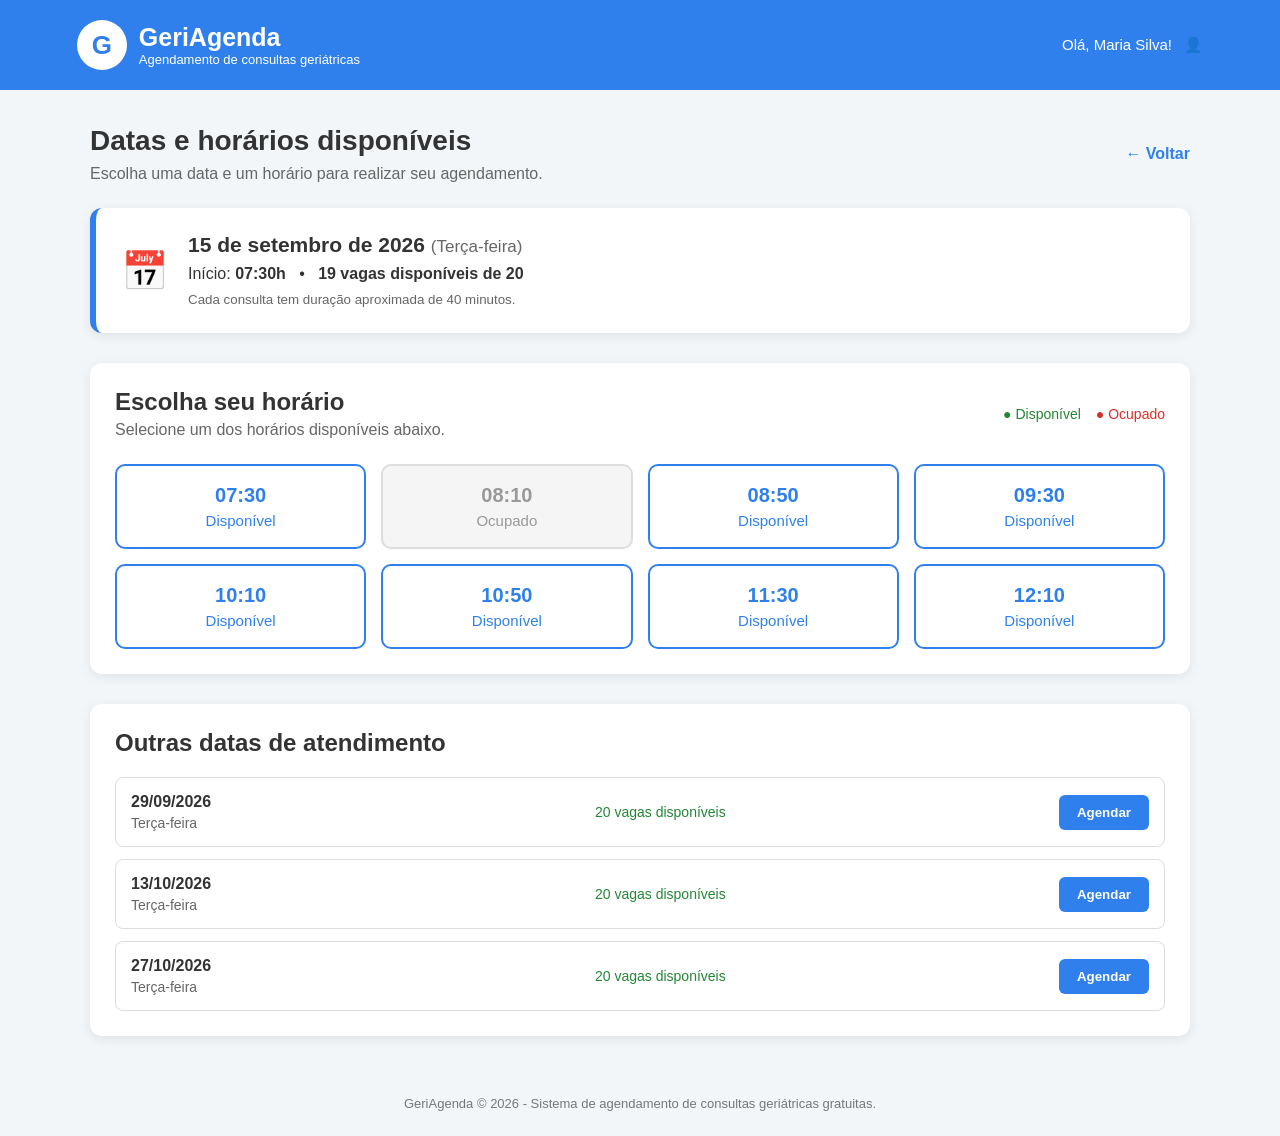
<file: index.html>
<!DOCTYPE html>
<html lang="pt-BR">

<head>
    <meta charset="UTF-8">
    <meta name="viewport" content="width=device-width, initial-scale=1.0">

    <title>GeriAgenda - Datas e Horários</title>

    <link rel="stylesheet" href="css/style.css">
</head>

<body>

    <header class="topo">
        <div class="logo-area">
            <div class="logo-icon">G</div>

            <div>
                <h1>GeriAgenda</h1>
                <p>Agendamento de consultas geriátricas</p>
            </div>
        </div>

        <div class="usuario">
            Olá, Maria Silva!
            <span>👤</span>
        </div>
    </header>


    <main class="container">

        <div class="cabecalho-pagina">
            <div>
                <h2>Datas e horários disponíveis</h2>

                <p>
                    Escolha uma data e um horário para realizar
                    seu agendamento.
                </p>
            </div>

            <a href="index.html" class="voltar">
                ← Voltar
            </a>
        </div>


        <section class="data-atendimento">

            <div class="icone-calendario">
                📅
            </div>

            <div class="informacoes-data">

                <h3>
                    15 de setembro de 2026
                    <span>(Terça-feira)</span>
                </h3>

                <p>
                    Início: <strong>07:30h</strong>
                    &nbsp; • &nbsp;
                    <strong>19 vagas disponíveis de 20</strong>
                </p>

                <small>
                    Cada consulta tem duração aproximada de 40 minutos.
                </small>

            </div>

        </section>


        <section class="horarios-section">

            <div class="titulo-horarios">

                <div>
                    <h2>Escolha seu horário</h2>

                    <p>
                        Selecione um dos horários disponíveis abaixo.
                    </p>
                </div>

                <div class="legenda">

                    <span class="disponivel">
                        ● Disponível
                    </span>

                    <span class="ocupado">
                        ● Ocupado
                    </span>

                </div>

            </div>


            <div class="horarios">

                <button class="horario disponivel" data-horario="07:30">
                    <strong>07:30</strong>
                    <span>Disponível</span>
                </button>


                <button class="horario ocupado" disabled>
                    <strong>08:10</strong>
                    <span>Ocupado</span>
                </button>


                <button class="horario disponivel" data-horario="08:50">
                    <strong>08:50</strong>
                    <span>Disponível</span>
                </button>


                <button class="horario disponivel" data-horario="09:30">
                    <strong>09:30</strong>
                    <span>Disponível</span>
                </button>


                <button class="horario disponivel" data-horario="10:10">
                    <strong>10:10</strong>
                    <span>Disponível</span>
                </button>


                <button class="horario disponivel" data-horario="10:50">
                    <strong>10:50</strong>
                    <span>Disponível</span>
                </button>


                <button class="horario disponivel" data-horario="11:30">
                    <strong>11:30</strong>
                    <span>Disponível</span>
                </button>


                <button class="horario disponivel" data-horario="12:10">
                    <strong>12:10</strong>
                    <span>Disponível</span>
                </button>

            </div>

        </section>


        <section class="outras-datas">

            <h2>Outras datas de atendimento</h2>

            <div class="datas">

                <div class="data-card">

                    <div>
                        <strong>29/09/2026</strong>
                        <span>Terça-feira</span>
                    </div>

                    <div class="vagas">
                        20 vagas disponíveis
                    </div>

                    <button class="btn-agendar">
                        Agendar
                    </button>

                </div>


                <div class="data-card">

                    <div>
                        <strong>13/10/2026</strong>
                        <span>Terça-feira</span>
                    </div>

                    <div class="vagas">
                        20 vagas disponíveis
                    </div>

                    <button class="btn-agendar">
                        Agendar
                    </button>

                </div>


                <div class="data-card">

                    <div>
                        <strong>27/10/2026</strong>
                        <span>Terça-feira</span>
                    </div>

                    <div class="vagas">
                        20 vagas disponíveis
                    </div>

                    <button class="btn-agendar">
                        Agendar
                    </button>

                </div>

            </div>

        </section>


        <div id="mensagem" class="mensagem"></div>

    </main>


    <footer>

        <p>
            GeriAgenda © 2026 -
            Sistema de agendamento de consultas geriátricas gratuitas.
        </p>

    </footer>


    <script src="js/script.js"></script>

</body>

</html>
</file>
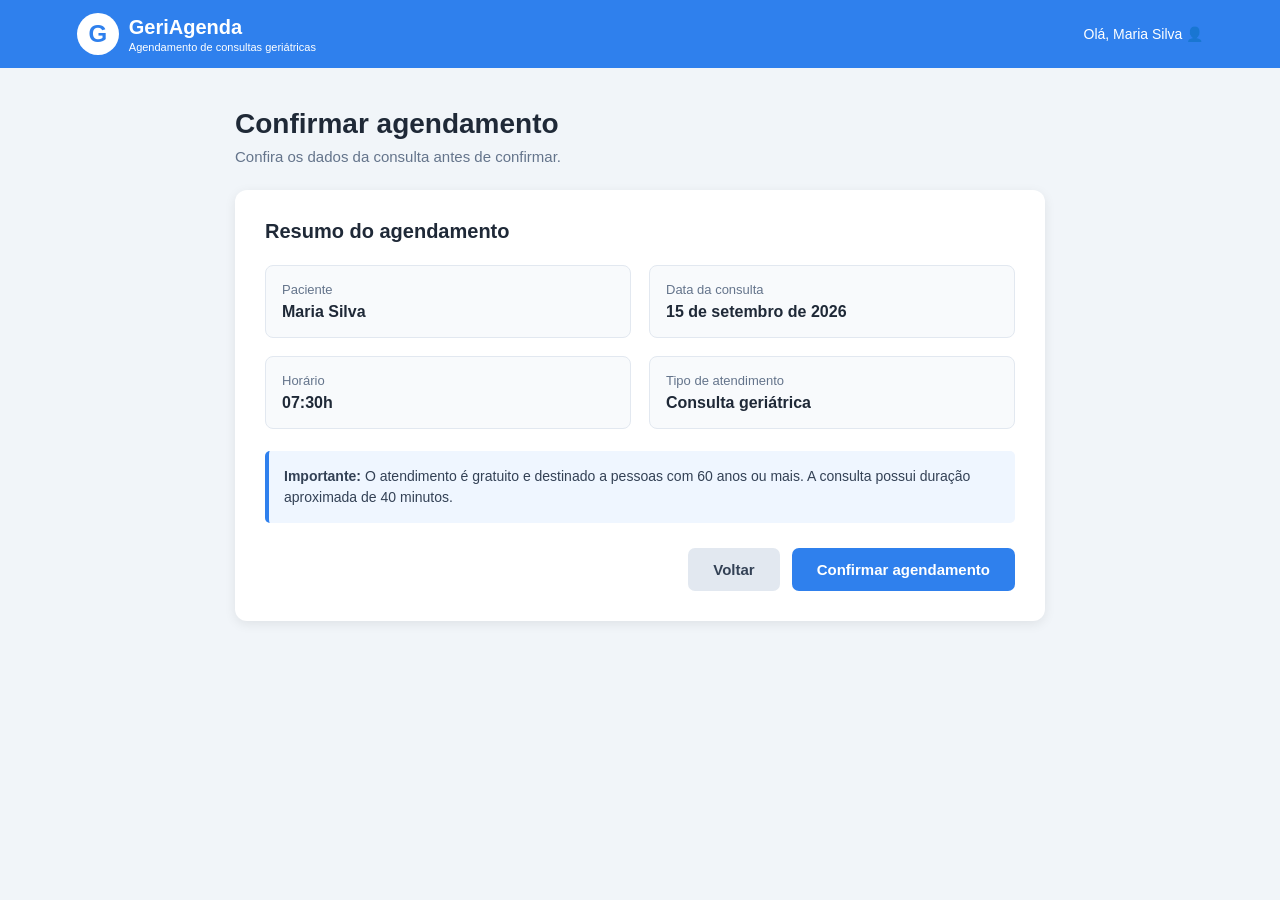
<file: confirmacao.html>
<!DOCTYPE html>
<html lang="pt-BR">
<head>
    <meta charset="UTF-8">
    <meta name="viewport" content="width=device-width, initial-scale=1.0">
    <title>Confirmar Agendamento - GeriAgenda</title>

    <style>
        * {
            box-sizing: border-box;
            margin: 0;
            padding: 0;
        }

        body {
            font-family: Arial, Helvetica, sans-serif;
            background-color: #f1f5f9;
            color: #1f2937;
        }

        header {
            background-color: #2f80ed;
            color: white;
            min-height: 68px;
            padding: 12px 6%;
            display: flex;
            align-items: center;
            justify-content: space-between;
        }

        .logo-area {
            display: flex;
            align-items: center;
            gap: 10px;
        }

        .logo {
            width: 42px;
            height: 42px;
            border-radius: 50%;
            background-color: white;
            color: #2f80ed;
            display: flex;
            align-items: center;
            justify-content: center;
            font-size: 24px;
            font-weight: bold;
        }

        .logo-text h1 {
            font-size: 20px;
            margin-bottom: 2px;
        }

        .logo-text p {
            font-size: 11px;
        }

        .usuario {
            font-size: 14px;
        }

        main {
            width: 100%;
            max-width: 850px;
            margin: 40px auto;
            padding: 0 20px;
        }

        .titulo {
            margin-bottom: 25px;
        }

        .titulo h2 {
            font-size: 28px;
            margin-bottom: 8px;
        }

        .titulo p {
            color: #64748b;
            font-size: 15px;
        }

        .card {
            background-color: white;
            border-radius: 12px;
            padding: 30px;
            box-shadow: 0 3px 12px rgba(0, 0, 0, 0.08);
            margin-bottom: 20px;
        }

        .card h3 {
            font-size: 20px;
            margin-bottom: 22px;
        }

        .informacoes {
            display: grid;
            grid-template-columns: 1fr 1fr;
            gap: 18px;
        }

        .informacao {
            border: 1px solid #e2e8f0;
            border-radius: 8px;
            padding: 16px;
            background-color: #f8fafc;
        }

        .informacao span {
            display: block;
            font-size: 13px;
            color: #64748b;
            margin-bottom: 6px;
        }

        .informacao strong {
            font-size: 16px;
        }

        .aviso {
            margin-top: 22px;
            padding: 15px;
            border-left: 4px solid #2f80ed;
            background-color: #eff6ff;
            border-radius: 5px;
            color: #334155;
            font-size: 14px;
            line-height: 1.5;
        }

        .botoes {
            display: flex;
            justify-content: flex-end;
            gap: 12px;
            margin-top: 25px;
        }

        button {
            border: none;
            border-radius: 7px;
            padding: 13px 25px;
            font-size: 15px;
            font-weight: bold;
            cursor: pointer;
        }

        .btn-voltar {
            background-color: #e2e8f0;
            color: #334155;
        }

        .btn-confirmar {
            background-color: #2f80ed;
            color: white;
        }

        button:hover {
            opacity: 0.9;
        }

        .mensagem {
            display: none;
            margin-top: 20px;
            padding: 15px;
            background-color: #dcfce7;
            color: #166534;
            border-radius: 7px;
            text-align: center;
            font-weight: bold;
        }

        @media (max-width: 600px) {

            header {
                padding: 12px 20px;
            }

            .usuario {
                display: none;
            }

            main {
                margin: 25px auto;
                padding: 0 15px;
            }

            .titulo h2 {
                font-size: 23px;
            }

            .card {
                padding: 20px;
            }

            .informacoes {
                grid-template-columns: 1fr;
            }

            .botoes {
                flex-direction: column;
            }

            button {
                width: 100%;
            }
        }
    </style>
</head>

<body>

    <header>

        <div class="logo-area">

            <div class="logo">
                G
            </div>

            <div class="logo-text">
                <h1>GeriAgenda</h1>
                <p>Agendamento de consultas geriátricas</p>
            </div>

        </div>

        <div class="usuario">
            Olá, Maria Silva 👤
        </div>

    </header>


    <main>

        <div class="titulo">
            <h2>Confirmar agendamento</h2>
            <p>Confira os dados da consulta antes de confirmar.</p>
        </div>


        <section class="card">

            <h3>Resumo do agendamento</h3>

            <div class="informacoes">

                <div class="informacao">
                    <span>Paciente</span>
                    <strong>Maria Silva</strong>
                </div>

                <div class="informacao">
                    <span>Data da consulta</span>
                    <strong>15 de setembro de 2026</strong>
                </div>

                <div class="informacao">
                    <span>Horário</span>
                    <strong>07:30h</strong>
                </div>

                <div class="informacao">
                    <span>Tipo de atendimento</span>
                    <strong>Consulta geriátrica</strong>
                </div>

            </div>


            <div class="aviso">
                <strong>Importante:</strong>
                O atendimento é gratuito e destinado a pessoas com
                60 anos ou mais. A consulta possui duração aproximada
                de 40 minutos.
            </div>


            <div class="botoes">

                <button
                    type="button"
                    class="btn-voltar"
                    onclick="voltarHorario()">
                    Voltar
                </button>

                <button
                    type="button"
                    class="btn-confirmar"
                    onclick="confirmarAgendamento()">
                    Confirmar agendamento
                </button>

            </div>


            <div id="mensagem" class="mensagem">
                Agendamento confirmado com sucesso!
            </div>

        </section>

    </main>


    <script>

        function confirmarAgendamento() {

            const mensagem = document.getElementById("mensagem");

            mensagem.style.display = "block";

            window.scrollTo({
                top: document.body.scrollHeight,
                behavior: "smooth"
            });
        }


        function voltarHorario() {

            window.location.href = "index.html";

        }

    </script>

</body>
</html>
</file>
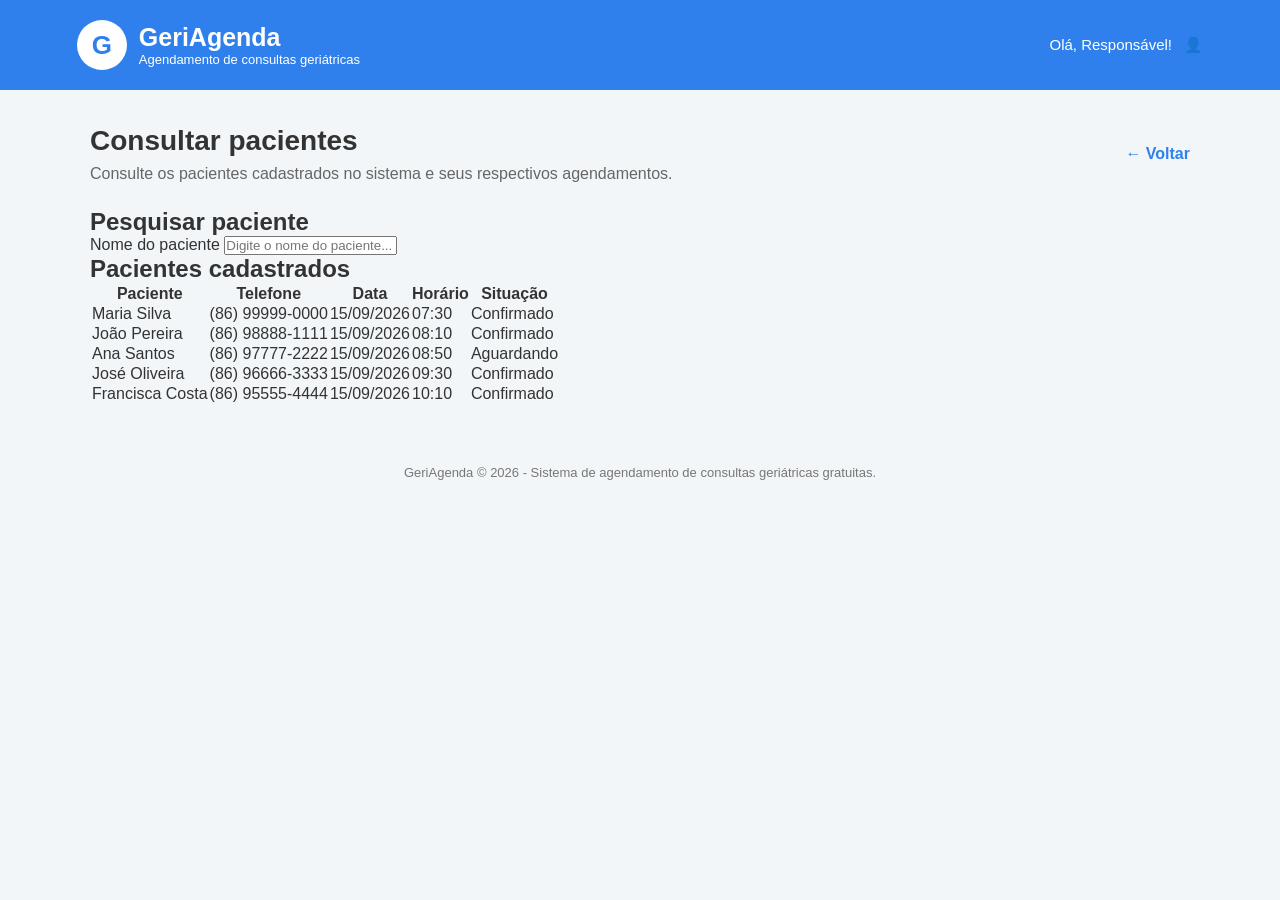
<file: consultar-pacientes.html>
<!DOCTYPE html>
<html lang="pt-BR">

<head>
    <meta charset="UTF-8">
    <meta name="viewport" content="width=device-width, initial-scale=1.0">

    <title>GeriAgenda - Consultar Pacientes</title>

    <link rel="stylesheet" href="css/style.css">
</head>

<body>

    <header class="topo">

        <div class="logo-area">

            <div class="logo-icon">G</div>

            <div>
                <h1>GeriAgenda</h1>
                <p>Agendamento de consultas geriátricas</p>
            </div>

        </div>

        <div class="usuario">
            Olá, Responsável!
            <span>👤</span>
        </div>

    </header>


    <main class="container">

        <div class="cabecalho-pagina">

            <div>

                <h2>Consultar pacientes</h2>

                <p>
                    Consulte os pacientes cadastrados no sistema
                    e seus respectivos agendamentos.
                </p>

            </div>

            <a href="painel-responsavel.html" class="voltar">
                ← Voltar
            </a>

        </div>


        <section class="card">

            <h2>Pesquisar paciente</h2>

            <div class="campo">

                <label for="pesquisa">
                    Nome do paciente
                </label>

                <input
                    type="text"
                    id="pesquisa"
                    placeholder="Digite o nome do paciente..."
                >

            </div>

        </section>


        <section class="card">

            <h2>Pacientes cadastrados</h2>

            <div class="tabela-container">

                <table id="tabelaPacientes">

                    <thead>

                        <tr>
                            <th>Paciente</th>
                            <th>Telefone</th>
                            <th>Data</th>
                            <th>Horário</th>
                            <th>Situação</th>
                        </tr>

                    </thead>


                    <tbody>

                        <tr>

                            <td>Maria Silva</td>

                            <td>(86) 99999-0000</td>

                            <td>15/09/2026</td>

                            <td>07:30</td>

                            <td>
                                <span class="status confirmado">
                                    Confirmado
                                </span>
                            </td>

                        </tr>


                        <tr>

                            <td>João Pereira</td>

                            <td>(86) 98888-1111</td>

                            <td>15/09/2026</td>

                            <td>08:10</td>

                            <td>
                                <span class="status confirmado">
                                    Confirmado
                                </span>
                            </td>

                        </tr>


                        <tr>

                            <td>Ana Santos</td>

                            <td>(86) 97777-2222</td>

                            <td>15/09/2026</td>

                            <td>08:50</td>

                            <td>
                                <span class="status aguardando">
                                    Aguardando
                                </span>
                            </td>

                        </tr>


                        <tr>

                            <td>José Oliveira</td>

                            <td>(86) 96666-3333</td>

                            <td>15/09/2026</td>

                            <td>09:30</td>

                            <td>
                                <span class="status confirmado">
                                    Confirmado
                                </span>
                            </td>

                        </tr>


                        <tr>

                            <td>Francisca Costa</td>

                            <td>(86) 95555-4444</td>

                            <td>15/09/2026</td>

                            <td>10:10</td>

                            <td>
                                <span class="status confirmado">
                                    Confirmado
                                </span>
                            </td>

                        </tr>

                    </tbody>

                </table>

            </div>

        </section>


        <div id="mensagem" class="mensagem"></div>

    </main>


    <footer>

        <p>
            GeriAgenda © 2026 -
            Sistema de agendamento de consultas geriátricas gratuitas.
        </p>

    </footer>


    <script>

        const pesquisa = document.getElementById("pesquisa");

        const tabela = document.getElementById("tabelaPacientes");

        pesquisa.addEventListener("input", function () {

            const texto = pesquisa.value.toLowerCase();

            const linhas = tabela
                .querySelector("tbody")
                .querySelectorAll("tr");

            linhas.forEach(function (linha) {

                const paciente =
                    linha.cells[0].textContent.toLowerCase();

                if (paciente.includes(texto)) {

                    linha.style.display = "";

                } else {

                    linha.style.display = "none";

                }

            });

        });

    </script>

</body>

</html>
</file>
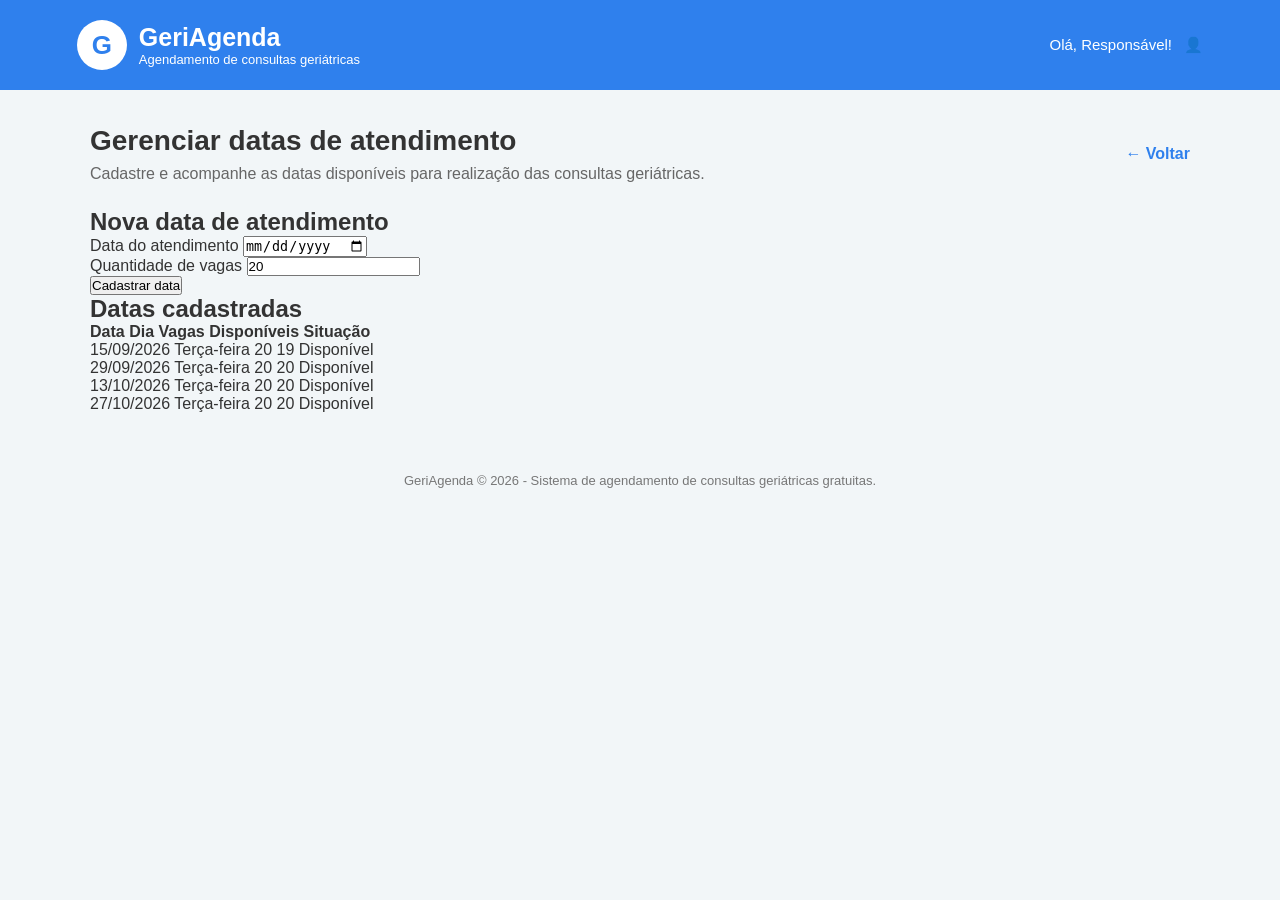
<file: gerenciar-datas.html>
<!DOCTYPE html>
<html lang="pt-BR">

<head>
    <meta charset="UTF-8">
    <meta name="viewport" content="width=device-width, initial-scale=1.0">

    <title>GeriAgenda - Gerenciar Datas</title>

    <link rel="stylesheet" href="css/style.css">
</head>

<body>

    <header class="topo">

        <div class="logo-area">

            <div class="logo-icon">G</div>

            <div>
                <h1>GeriAgenda</h1>
                <p>Agendamento de consultas geriátricas</p>
            </div>

        </div>

        <div class="usuario">
            Olá, Responsável!
            <span>👤</span>
        </div>

    </header>


    <main class="container">

        <div class="cabecalho-pagina">

            <div>

                <h2>Gerenciar datas de atendimento</h2>

                <p>
                    Cadastre e acompanhe as datas disponíveis para
                    realização das consultas geriátricas.
                </p>

            </div>

            <a href="painel-responsavel.html" class="voltar">
                ← Voltar
            </a>

        </div>


        <section class="card">

            <h2>Nova data de atendimento</h2>

            <form id="formData">

                <div class="campo">

                    <label for="data">
                        Data do atendimento
                    </label>

                    <input
                        type="date"
                        id="data"
                        required
                    >

                </div>


                <div class="campo">

                    <label for="vagas">
                        Quantidade de vagas
                    </label>

                    <input
                        type="number"
                        id="vagas"
                        min="1"
                        value="20"
                        required
                    >

                </div>


                <button type="submit" class="btn-principal">
                    Cadastrar data
                </button>

            </form>

        </section>


        <section class="card">

            <h2>Datas cadastradas</h2>

            <div class="tabela">

                <div class="linha cabecalho">

                    <strong>Data</strong>
                    <strong>Dia</strong>
                    <strong>Vagas</strong>
                    <strong>Disponíveis</strong>
                    <strong>Situação</strong>

                </div>


                <div class="linha">

                    <span>15/09/2026</span>
                    <span>Terça-feira</span>
                    <span>20</span>
                    <span>19</span>

                    <span class="status-confirmado">
                        Disponível
                    </span>

                </div>


                <div class="linha">

                    <span>29/09/2026</span>
                    <span>Terça-feira</span>
                    <span>20</span>
                    <span>20</span>

                    <span class="status-confirmado">
                        Disponível
                    </span>

                </div>


                <div class="linha">

                    <span>13/10/2026</span>
                    <span>Terça-feira</span>
                    <span>20</span>
                    <span>20</span>

                    <span class="status-confirmado">
                        Disponível
                    </span>

                </div>


                <div class="linha">

                    <span>27/10/2026</span>
                    <span>Terça-feira</span>
                    <span>20</span>
                    <span>20</span>

                    <span class="status-confirmado">
                        Disponível
                    </span>

                </div>

            </div>

        </section>


        <div id="mensagem" class="mensagem"></div>

    </main>


    <footer>

        <p>
            GeriAgenda © 2026 -
            Sistema de agendamento de consultas geriátricas gratuitas.
        </p>

    </footer>


    <script>

        const form = document.getElementById("formData");
        const mensagem = document.getElementById("mensagem");

        form.addEventListener("submit", function(event) {

            event.preventDefault();

            mensagem.textContent =
                "Data de atendimento cadastrada com sucesso!";

            mensagem.classList.add("sucesso");

            form.reset();

        });

    </script>

</body>

</html>
</file>
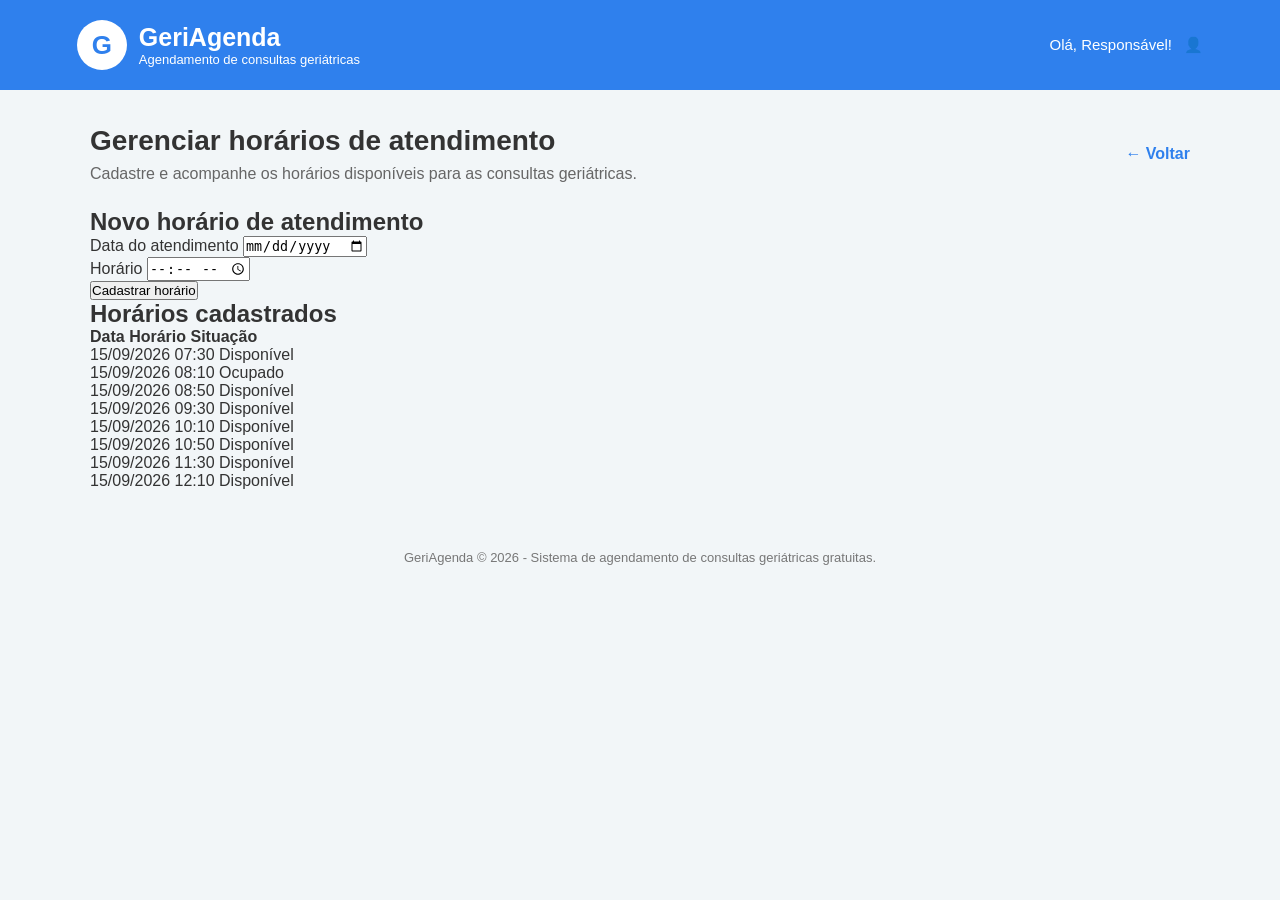
<file: gerenciar-horarios.html>
<!DOCTYPE html>
<html lang="pt-BR">

<head>
    <meta charset="UTF-8">
    <meta name="viewport" content="width=device-width, initial-scale=1.0">

    <title>GeriAgenda - Gerenciar Horários</title>

    <link rel="stylesheet" href="css/style.css">
</head>

<body>

    <header class="topo">

        <div class="logo-area">

            <div class="logo-icon">G</div>

            <div>
                <h1>GeriAgenda</h1>
                <p>Agendamento de consultas geriátricas</p>
            </div>

        </div>

        <div class="usuario">
            Olá, Responsável!
            <span>👤</span>
        </div>

    </header>


    <main class="container">

        <div class="cabecalho-pagina">

            <div>

                <h2>Gerenciar horários de atendimento</h2>

                <p>
                    Cadastre e acompanhe os horários disponíveis
                    para as consultas geriátricas.
                </p>

            </div>

            <a href="painel-responsavel.html" class="voltar">
                ← Voltar
            </a>

        </div>


        <section class="card">

            <h2>Novo horário de atendimento</h2>

            <form id="formHorario">

                <div class="campo">

                    <label for="data">
                        Data do atendimento
                    </label>

                    <input
                        type="date"
                        id="data"
                        required
                    >

                </div>


                <div class="campo">

                    <label for="horario">
                        Horário
                    </label>

                    <input
                        type="time"
                        id="horario"
                        required
                    >

                </div>


                <button type="submit" class="btn-principal">
                    Cadastrar horário
                </button>

            </form>

        </section>


        <section class="card">

            <h2>Horários cadastrados</h2>

            <div class="tabela">

                <div class="linha cabecalho">

                    <strong>Data</strong>
                    <strong>Horário</strong>
                    <strong>Situação</strong>

                </div>


                <div class="linha">

                    <span>15/09/2026</span>
                    <span>07:30</span>

                    <span class="status-confirmado">
                        Disponível
                    </span>

                </div>


                <div class="linha">

                    <span>15/09/2026</span>
                    <span>08:10</span>

                    <span class="status-confirmado">
                        Ocupado
                    </span>

                </div>


                <div class="linha">

                    <span>15/09/2026</span>
                    <span>08:50</span>

                    <span class="status-confirmado">
                        Disponível
                    </span>

                </div>


                <div class="linha">

                    <span>15/09/2026</span>
                    <span>09:30</span>

                    <span class="status-confirmado">
                        Disponível
                    </span>

                </div>


                <div class="linha">

                    <span>15/09/2026</span>
                    <span>10:10</span>

                    <span class="status-confirmado">
                        Disponível
                    </span>

                </div>


                <div class="linha">

                    <span>15/09/2026</span>
                    <span>10:50</span>

                    <span class="status-confirmado">
                        Disponível
                    </span>

                </div>


                <div class="linha">

                    <span>15/09/2026</span>
                    <span>11:30</span>

                    <span class="status-confirmado">
                        Disponível
                    </span>

                </div>


                <div class="linha">

                    <span>15/09/2026</span>
                    <span>12:10</span>

                    <span class="status-confirmado">
                        Disponível
                    </span>

                </div>

            </div>

        </section>


        <div id="mensagem" class="mensagem"></div>

    </main>


    <footer>

        <p>
            GeriAgenda © 2026 -
            Sistema de agendamento de consultas geriátricas gratuitas.
        </p>

    </footer>


    <script>

        const form = document.getElementById("formHorario");

        const mensagem = document.getElementById("mensagem");


        form.addEventListener("submit", function(event) {

            event.preventDefault();

            mensagem.textContent =
                "Horário de atendimento cadastrado com sucesso!";

            mensagem.classList.add("sucesso");

            form.reset();

        });

    </script>

</body>

</html>
</file>
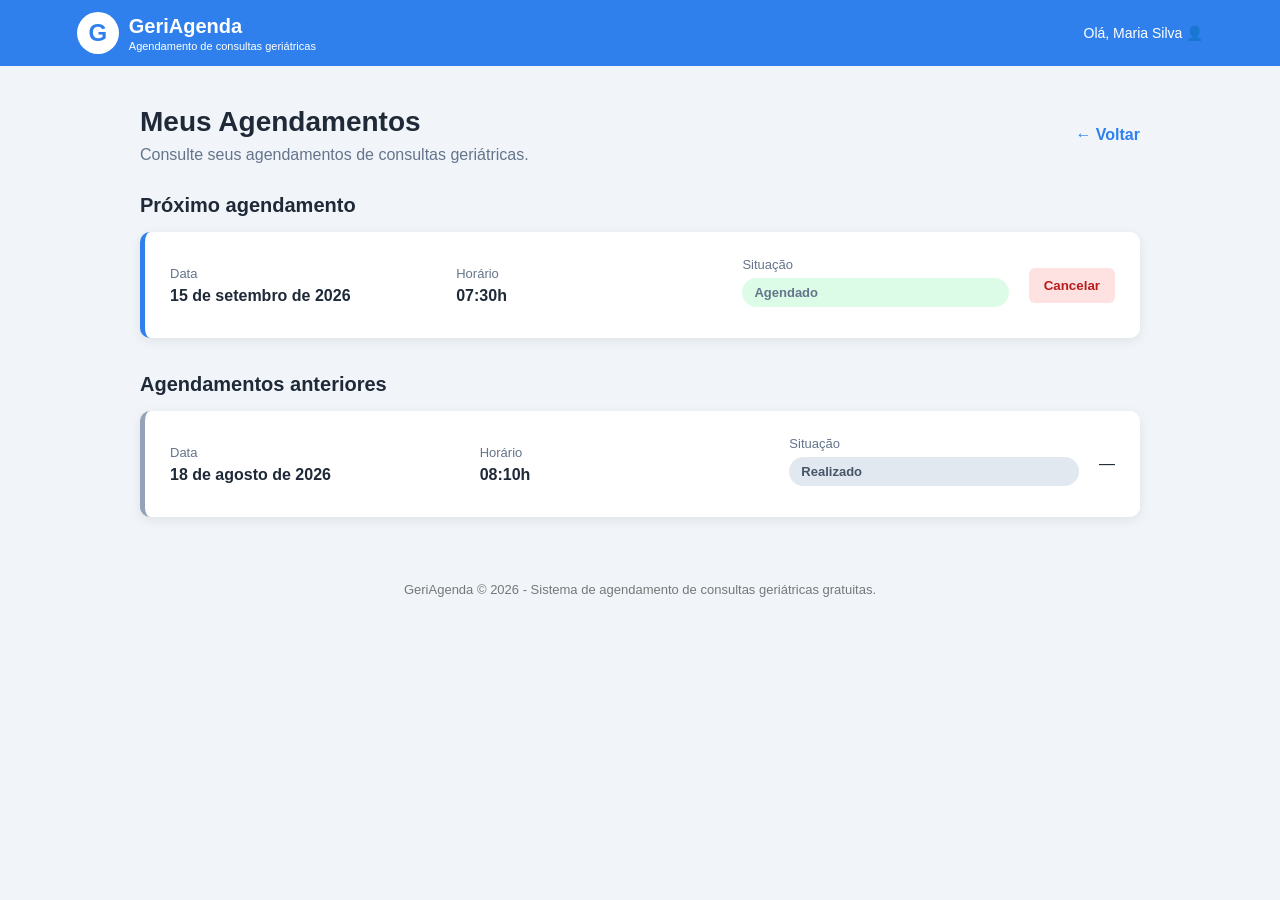
<file: meus-agendamentos.html>
<!DOCTYPE html>
<html lang="pt-BR">

<head>
    <meta charset="UTF-8">
    <meta name="viewport" content="width=device-width, initial-scale=1.0">

    <title>Meus Agendamentos - GeriAgenda</title>

    <style>

        * {
            margin: 0;
            padding: 0;
            box-sizing: border-box;
        }

        body {
            font-family: Arial, Helvetica, sans-serif;
            background-color: #f1f5f9;
            color: #1f2937;
        }

        header {
            background-color: #2f80ed;
            color: white;

            padding: 12px 6%;

            display: flex;
            align-items: center;
            justify-content: space-between;
        }

        .logo-area {
            display: flex;
            align-items: center;
            gap: 10px;
        }

        .logo {
            width: 42px;
            height: 42px;

            border-radius: 50%;

            background-color: white;
            color: #2f80ed;

            display: flex;
            align-items: center;
            justify-content: center;

            font-size: 24px;
            font-weight: bold;
        }

        .logo-text h1 {
            font-size: 20px;
            margin-bottom: 2px;
        }

        .logo-text p {
            font-size: 11px;
        }

        .usuario {
            font-size: 14px;
        }


        main {
            width: 90%;
            max-width: 1000px;

            margin: 40px auto;
        }


        .cabecalho {
            display: flex;
            justify-content: space-between;
            align-items: center;

            margin-bottom: 30px;
        }

        .cabecalho h2 {
            font-size: 28px;
            margin-bottom: 8px;
        }

        .cabecalho p {
            color: #64748b;
        }

        .voltar {
            color: #2f80ed;

            text-decoration: none;

            font-weight: bold;
        }


        .secao {
            margin-bottom: 35px;
        }

        .secao h3 {
            font-size: 20px;
            margin-bottom: 15px;
        }


        .agendamento {
            background-color: white;

            border-radius: 10px;

            padding: 25px;

            box-shadow: 0 3px 12px rgba(0, 0, 0, 0.08);

            display: grid;

            grid-template-columns: 1fr 1fr 1fr auto;

            align-items: center;

            gap: 20px;

            border-left: 5px solid #2f80ed;

            margin-bottom: 15px;
        }


        .informacao span {
            display: block;

            color: #64748b;

            font-size: 13px;

            margin-bottom: 6px;
        }

        .informacao strong {
            font-size: 16px;
        }


        .situacao {
            display: inline-block;

            padding: 7px 12px;

            border-radius: 20px;

            font-size: 13px;

            font-weight: bold;

            background-color: #dcfce7;

            color: #166534;
        }


        .btn-cancelar {
            background-color: #fee2e2;

            color: #b91c1c;

            border: none;

            padding: 10px 15px;

            border-radius: 6px;

            cursor: pointer;

            font-weight: bold;
        }

        .btn-cancelar:hover {
            background-color: #fecaca;
        }


        .realizado {
            border-left-color: #94a3b8;
        }

        .realizado .situacao {
            background-color: #e2e8f0;

            color: #475569;
        }


        .vazio {
            background-color: white;

            padding: 30px;

            border-radius: 10px;

            text-align: center;

            color: #64748b;
        }


        .mensagem {
            display: none;

            background-color: #dcfce7;

            color: #166534;

            padding: 15px;

            border-radius: 7px;

            text-align: center;

            font-weight: bold;

            margin-top: 20px;
        }


        footer {
            text-align: center;

            padding: 25px;

            color: #777;

            font-size: 13px;
        }


        @media (max-width: 768px) {

            header {
                padding: 12px 20px;
            }

            .usuario {
                display: none;
            }

            main {
                width: 92%;

                margin: 25px auto;
            }

            .cabecalho {
                flex-direction: column;

                align-items: flex-start;

                gap: 15px;
            }

            .cabecalho h2 {
                font-size: 23px;
            }

            .agendamento {
                grid-template-columns: 1fr;

                gap: 15px;
            }

            .btn-cancelar {
                width: 100%;
            }
        }

    </style>

</head>


<body>


    <header>

        <div class="logo-area">

            <div class="logo">
                G
            </div>

            <div class="logo-text">

                <h1>GeriAgenda</h1>

                <p>
                    Agendamento de consultas geriátricas
                </p>

            </div>

        </div>


        <div class="usuario">
            Olá, Maria Silva 👤
        </div>

    </header>


    <main>


        <div class="cabecalho">

            <div>

                <h2>
                    Meus Agendamentos
                </h2>

                <p>
                    Consulte seus agendamentos de consultas geriátricas.
                </p>

            </div>


            <a href="index.html" class="voltar">
                ← Voltar
            </a>

        </div>



        <section class="secao">

            <h3>
                Próximo agendamento
            </h3>


            <div class="agendamento">


                <div class="informacao">

                    <span>
                        Data
                    </span>

                    <strong>
                        15 de setembro de 2026
                    </strong>

                </div>


                <div class="informacao">

                    <span>
                        Horário
                    </span>

                    <strong>
                        07:30h
                    </strong>

                </div>


                <div class="informacao">

                    <span>
                        Situação
                    </span>

                    <span class="situacao">
                        Agendado
                    </span>

                </div>


                <button
                    class="btn-cancelar"
                    onclick="cancelarAgendamento(this)">

                    Cancelar

                </button>


            </div>

        </section>



        <section class="secao">

            <h3>
                Agendamentos anteriores
            </h3>


            <div class="agendamento realizado">


                <div class="informacao">

                    <span>
                        Data
                    </span>

                    <strong>
                        18 de agosto de 2026
                    </strong>

                </div>


                <div class="informacao">

                    <span>
                        Horário
                    </span>

                    <strong>
                        08:10h
                    </strong>

                </div>


                <div class="informacao">

                    <span>
                        Situação
                    </span>

                    <span class="situacao">
                        Realizado
                    </span>

                </div>


                <div>
                    —
                </div>


            </div>

        </section>



        <div
            id="mensagem"
            class="mensagem">
        </div>


    </main>



    <footer>

        <p>
            GeriAgenda © 2026 -
            Sistema de agendamento de consultas geriátricas gratuitas.
        </p>

    </footer>



    <script>

        function cancelarAgendamento(botao) {

            const confirmar =
                confirm(
                    "Deseja realmente cancelar este agendamento?"
                );


            if (confirmar) {

                const agendamento =
                    botao.parentElement;

                agendamento.remove();


                const mensagem =
                    document.getElementById("mensagem");


                mensagem.textContent =
                    "Agendamento cancelado com sucesso!";


                mensagem.style.display =
                    "block";
            }

        }

    </script>


</body>

</html>
</file>
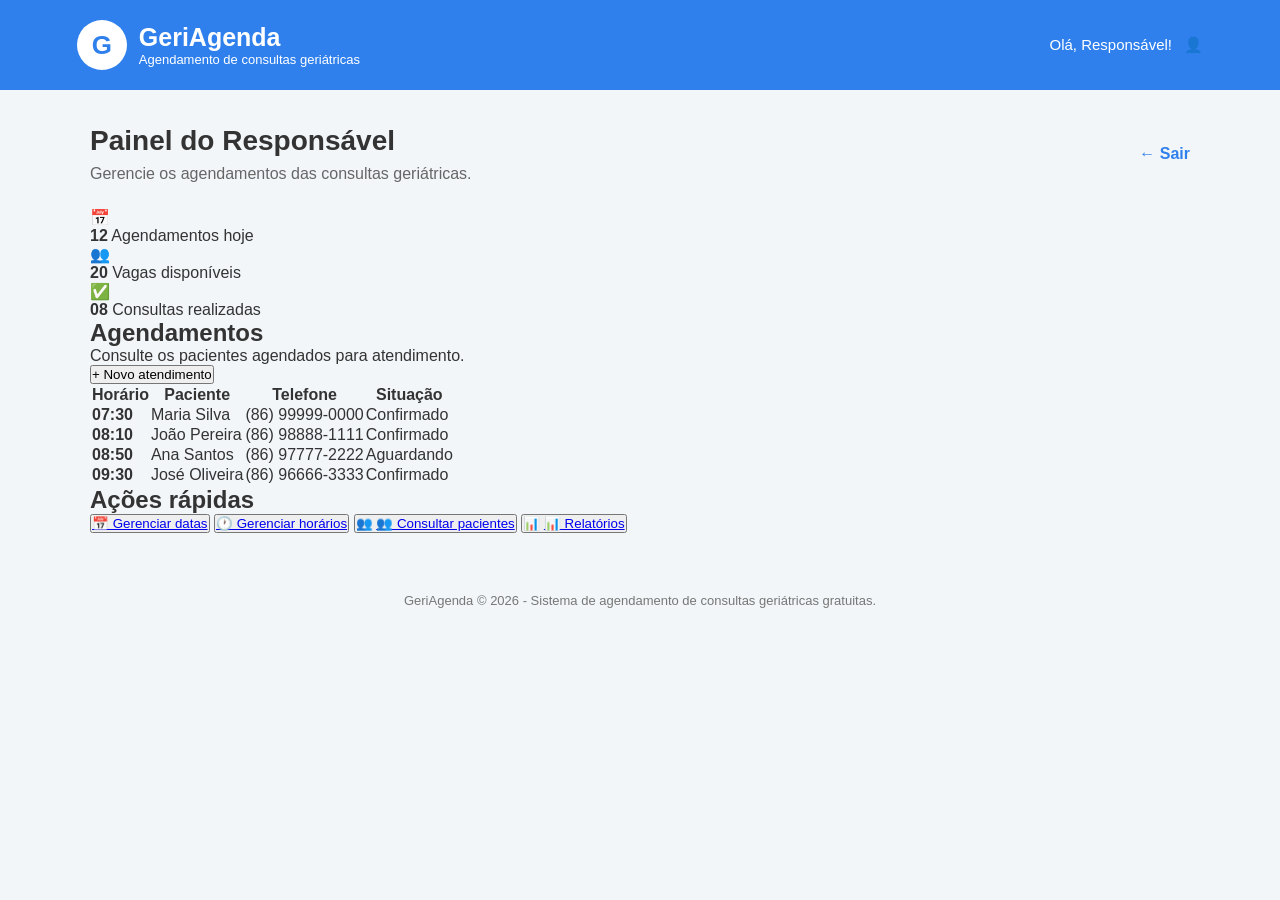
<file: painel-responsavel.html>
<!DOCTYPE html>
<html lang="pt-BR">

<head>
    <meta charset="UTF-8">
    <meta name="viewport" content="width=device-width, initial-scale=1.0">

    <title>GeriAgenda - Painel do Responsável</title>

    <link rel="stylesheet" href="css/style.css">
</head>

<body>

    <header class="topo">

        <div class="logo-area">

            <div class="logo-icon">
                G
            </div>

            <div>
                <h1>GeriAgenda</h1>
                <p>Agendamento de consultas geriátricas</p>
            </div>

        </div>

        <div class="usuario">
            Olá, Responsável!
            <span>👤</span>
        </div>

    </header>


    <main class="container">

        <div class="cabecalho-pagina">

            <div>

                <h2>Painel do Responsável</h2>

                <p>
                    Gerencie os agendamentos das consultas geriátricas.
                </p>

            </div>

            <a href="index.html" class="voltar">
                ← Sair
            </a>

        </div>


        <section class="resumo">

            <div class="resumo-card">

                <span class="icone">
                    📅
                </span>

                <div>
                    <strong>12</strong>
                    <span>Agendamentos hoje</span>
                </div>

            </div>


            <div class="resumo-card">

                <span class="icone">
                    👥
                </span>

                <div>
                    <strong>20</strong>
                    <span>Vagas disponíveis</span>
                </div>

            </div>


            <div class="resumo-card">

                <span class="icone">
                    ✅
                </span>

                <div>
                    <strong>08</strong>
                    <span>Consultas realizadas</span>
                </div>

            </div>

        </section>


        <section class="painel">

            <div class="titulo-painel">

                <div>

                    <h2>Agendamentos</h2>

                    <p>
                        Consulte os pacientes agendados para atendimento.
                    </p>

                </div>

                <button class="btn-principal">
                    + Novo atendimento
                </button>

            </div>


            <div class="tabela-container">

                <table>

                    <thead>

                        <tr>
                            <th>Horário</th>
                            <th>Paciente</th>
                            <th>Telefone</th>
                            <th>Situação</th>
                        </tr>

                    </thead>


                    <tbody>

                        <tr>

                            <td>
                                <strong>07:30</strong>
                            </td>

                            <td>
                                Maria Silva
                            </td>

                            <td>
                                (86) 99999-0000
                            </td>

                            <td>
                                <span class="status confirmado">
                                    Confirmado
                                </span>
                            </td>

                        </tr>


                        <tr>

                            <td>
                                <strong>08:10</strong>
                            </td>

                            <td>
                                João Pereira
                            </td>

                            <td>
                                (86) 98888-1111
                            </td>

                            <td>
                                <span class="status confirmado">
                                    Confirmado
                                </span>
                            </td>

                        </tr>


                        <tr>

                            <td>
                                <strong>08:50</strong>
                            </td>

                            <td>
                                Ana Santos
                            </td>

                            <td>
                                (86) 97777-2222
                            </td>

                            <td>
                                <span class="status aguardando">
                                    Aguardando
                                </span>
                            </td>

                        </tr>


                        <tr>

                            <td>
                                <strong>09:30</strong>
                            </td>

                            <td>
                                José Oliveira
                            </td>

                            <td>
                                (86) 96666-3333
                            </td>

                            <td>
                                <span class="status confirmado">
                                    Confirmado
                                </span>
                            </td>

                        </tr>

                    </tbody>

                </table>

            </div>

        </section>


        <section class="acoes">

            <h2>Ações rápidas</h2>

            <div class="acoes-grid">

                <button>
                    <a href="gerenciar-datas.html" class="acao-botao">
    📅 Gerenciar datas
</a>
                </button>

                <button>
                    <a href="gerenciar-horarios.html" class="acao-botao">
    🕐 Gerenciar horários
</a>
                </button>

                <button>
                    👥 <a href="consultar-pacientes.html" class="acao-botao">
    👥 Consultar pacientes
</a>
                </button>

                <button>
                    📊 <a href="relatorios.html" class="acao-botao">
    📊 Relatórios
</a>
                </button>

            </div>

        </section>


        <div id="mensagem" class="mensagem"></div>

    </main>


    <footer>

        <p>
            GeriAgenda © 2026 -
            Sistema de agendamento de consultas geriátricas gratuitas.
        </p>

    </footer>


</body>

</html>
</file>
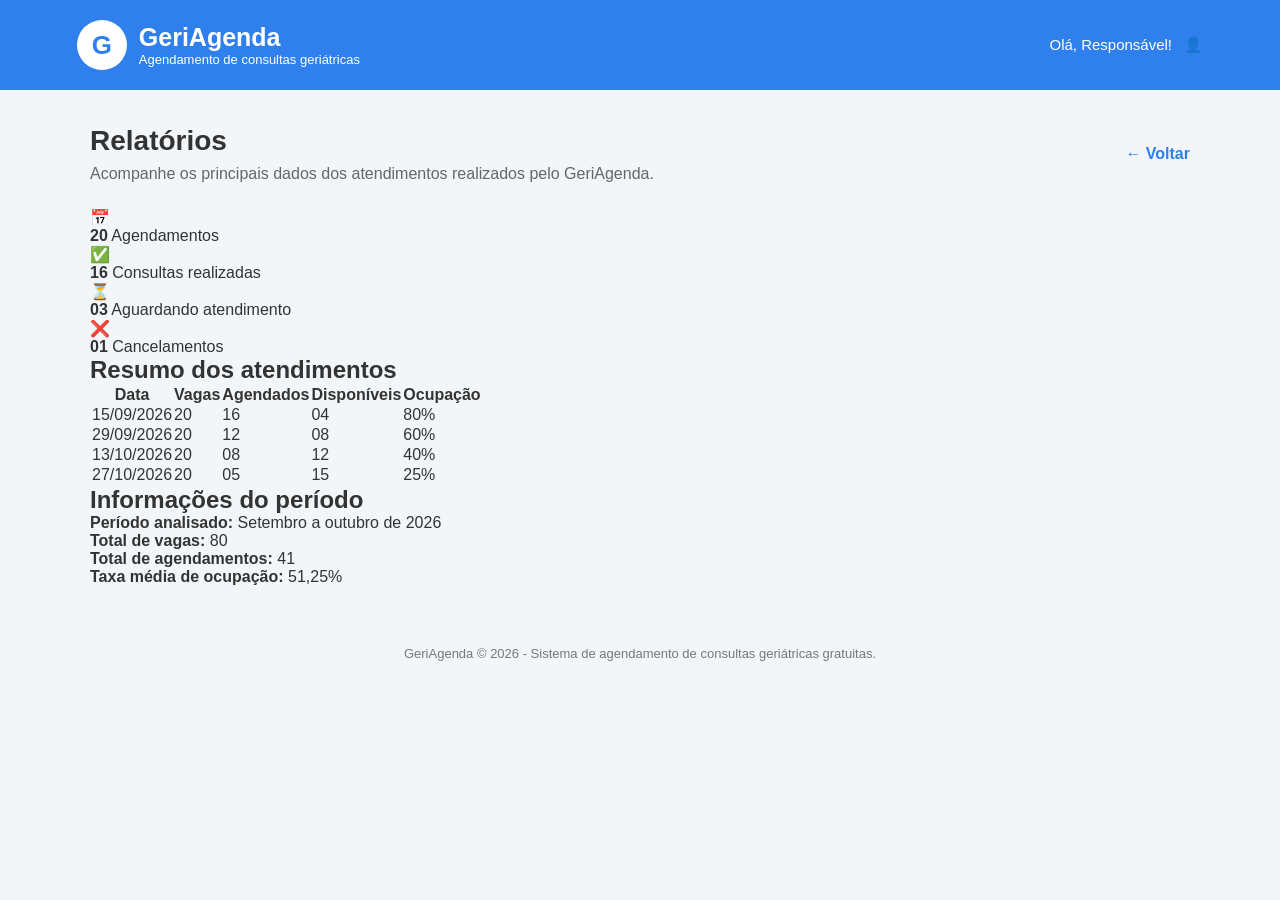
<file: relatorios.html>
<!DOCTYPE html>
<html lang="pt-BR">

<head>
    <meta charset="UTF-8">
    <meta name="viewport" content="width=device-width, initial-scale=1.0">

    <title>GeriAgenda - Relatórios</title>

    <link rel="stylesheet" href="css/style.css">
</head>

<body>

    <header class="topo">

        <div class="logo-area">

            <div class="logo-icon">G</div>

            <div>
                <h1>GeriAgenda</h1>
                <p>Agendamento de consultas geriátricas</p>
            </div>

        </div>

        <div class="usuario">
            Olá, Responsável!
            <span>👤</span>
        </div>

    </header>


    <main class="container">

        <div class="cabecalho-pagina">

            <div>

                <h2>Relatórios</h2>

                <p>
                    Acompanhe os principais dados dos atendimentos
                    realizados pelo GeriAgenda.
                </p>

            </div>

            <a href="painel-responsavel.html" class="voltar">
                ← Voltar
            </a>

        </div>


        <section class="resumo">

            <div class="resumo-card">

                <span class="icone">
                    📅
                </span>

                <div>

                    <strong>20</strong>

                    <span>
                        Agendamentos
                    </span>

                </div>

            </div>


            <div class="resumo-card">

                <span class="icone">
                    ✅
                </span>

                <div>

                    <strong>16</strong>

                    <span>
                        Consultas realizadas
                    </span>

                </div>

            </div>


            <div class="resumo-card">

                <span class="icone">
                    ⏳
                </span>

                <div>

                    <strong>03</strong>

                    <span>
                        Aguardando atendimento
                    </span>

                </div>

            </div>


            <div class="resumo-card">

                <span class="icone">
                    ❌
                </span>

                <div>

                    <strong>01</strong>

                    <span>
                        Cancelamentos
                    </span>

                </div>

            </div>

        </section>


        <section class="card">

            <h2>Resumo dos atendimentos</h2>

            <div class="tabela-container">

                <table>

                    <thead>

                        <tr>

                            <th>Data</th>
                            <th>Vagas</th>
                            <th>Agendados</th>
                            <th>Disponíveis</th>
                            <th>Ocupação</th>

                        </tr>

                    </thead>


                    <tbody>

                        <tr>

                            <td>15/09/2026</td>
                            <td>20</td>
                            <td>16</td>
                            <td>04</td>

                            <td>
                                80%
                            </td>

                        </tr>


                        <tr>

                            <td>29/09/2026</td>
                            <td>20</td>
                            <td>12</td>
                            <td>08</td>

                            <td>
                                60%
                            </td>

                        </tr>


                        <tr>

                            <td>13/10/2026</td>
                            <td>20</td>
                            <td>08</td>
                            <td>12</td>

                            <td>
                                40%
                            </td>

                        </tr>


                        <tr>

                            <td>27/10/2026</td>
                            <td>20</td>
                            <td>05</td>
                            <td>15</td>

                            <td>
                                25%
                            </td>

                        </tr>

                    </tbody>

                </table>

            </div>

        </section>


        <section class="card">

            <h2>Informações do período</h2>

            <p>
                <strong>Período analisado:</strong>
                Setembro a outubro de 2026
            </p>

            <p>
                <strong>Total de vagas:</strong>
                80
            </p>

            <p>
                <strong>Total de agendamentos:</strong>
                41
            </p>

            <p>
                <strong>Taxa média de ocupação:</strong>
                51,25%
            </p>

        </section>


    </main>


    <footer>

        <p>
            GeriAgenda © 2026 -
            Sistema de agendamento de consultas geriátricas gratuitas.
        </p>

    </footer>

</body>

</html>
</file>
<file: css/style.css>
* {
    margin: 0;
    padding: 0;
    box-sizing: border-box;
}

body {
    font-family: Arial, Helvetica, sans-serif;
    background: #f2f6f8;
    color: #333;
}


/* CABEÇALHO */

.topo {
    background: #2f80ed;
    color: white;

    padding: 20px 6%;

    display: flex;
    justify-content: space-between;
    align-items: center;
}

.logo-area {
    display: flex;
    align-items: center;
    gap: 12px;
}

.logo-icon {
    width: 50px;
    height: 50px;

    background: white;
    color: #2f80ed;

    border-radius: 50%;

    display: flex;
    align-items: center;
    justify-content: center;

    font-size: 26px;
    font-weight: bold;
}

.logo-area h1 {
    font-size: 25px;
}

.logo-area p {
    font-size: 13px;
}

.usuario {
    font-size: 15px;
}

.usuario span {
    margin-left: 8px;
}


/* CONTEÚDO */

.container {
    width: 90%;
    max-width: 1100px;

    margin: 35px auto;
}


/* CABEÇALHO DA PÁGINA */

.cabecalho-pagina {
    display: flex;
    justify-content: space-between;
    align-items: center;

    margin-bottom: 25px;
}

.cabecalho-pagina h2 {
    font-size: 28px;
    margin-bottom: 8px;
}

.cabecalho-pagina p {
    color: #666;
}

.voltar {
    color: #2f80ed;

    text-decoration: none;

    font-weight: bold;
}


/* DATA */

.data-atendimento {
    background: white;

    border-radius: 12px;

    padding: 25px;

    display: flex;
    align-items: center;

    gap: 20px;

    border-left: 6px solid #2f80ed;

    box-shadow: 0 3px 12px rgba(0, 0, 0, 0.08);

    margin-bottom: 30px;
}

.icone-calendario {
    font-size: 38px;
}

.informacoes-data h3 {
    font-size: 21px;

    margin-bottom: 8px;
}

.informacoes-data h3 span {
    font-weight: normal;

    color: #666;

    font-size: 17px;
}

.informacoes-data p {
    margin-bottom: 7px;
}

.informacoes-data small {
    color: #666;
}


/* HORÁRIOS */

.horarios-section {
    background: white;

    padding: 25px;

    border-radius: 12px;

    box-shadow: 0 3px 12px rgba(0, 0, 0, 0.08);

    margin-bottom: 30px;
}

.titulo-horarios {
    display: flex;
    justify-content: space-between;
    align-items: center;

    margin-bottom: 25px;
}

.titulo-horarios h2 {
    margin-bottom: 5px;
}

.titulo-horarios p {
    color: #666;
}

.legenda {
    display: flex;
    gap: 15px;

    font-size: 14px;
}

.legenda .disponivel {
    color: #238636;
}

.legenda .ocupado {
    color: #d93025;
}


/* GRID DE HORÁRIOS */

.horarios {
    display: grid;

    grid-template-columns: repeat(4, 1fr);

    gap: 15px;
}

.horario {
    padding: 18px;

    border-radius: 10px;

    border: 2px solid;

    background: white;

    cursor: pointer;

    display: flex;
    flex-direction: column;

    align-items: center;

    gap: 5px;

    font-size: 15px;
}

.horario strong {
    font-size: 20px;
}

.horario.disponivel {
    border-color: #2f80ed;

    color: #2f80ed;
}

.horario.disponivel:hover {
    background: #eaf3ff;
}

.horario.selecionado {
    background: #2f80ed;

    color: white;
}

.horario.ocupado {
    border-color: #ddd;

    color: #999;

    background: #f5f5f5;

    cursor: not-allowed;
}


/* OUTRAS DATAS */

.outras-datas {
    background: white;

    padding: 25px;

    border-radius: 12px;

    box-shadow: 0 3px 12px rgba(0, 0, 0, 0.08);
}

.outras-datas h2 {
    margin-bottom: 20px;
}

.datas {
    display: flex;

    flex-direction: column;

    gap: 12px;
}

.data-card {
    display: grid;

    grid-template-columns: 1fr 1fr auto;

    align-items: center;

    gap: 20px;

    padding: 15px;

    border: 1px solid #ddd;

    border-radius: 8px;
}

.data-card div:first-child {
    display: flex;

    flex-direction: column;

    gap: 4px;
}

.data-card span {
    color: #666;

    font-size: 14px;
}

.vagas {
    color: #238636;

    font-size: 14px;
}

.btn-agendar {
    background: #2f80ed;

    color: white;

    border: none;

    padding: 10px 18px;

    border-radius: 6px;

    cursor: pointer;

    font-weight: bold;
}

.btn-agendar:hover {
    background: #1f6fd1;
}


/* MENSAGEM */

.mensagem {
    text-align: center;

    margin-top: 20px;

    font-weight: bold;
}


/* RODAPÉ */

footer {
    text-align: center;

    padding: 25px;

    color: #777;

    font-size: 13px;
}


/* RESPONSIVIDADE */

@media (max-width: 768px) {

    .topo {
        padding: 15px 5%;
    }

    .usuario {
        display: none;
    }

    .container {
        width: 92%;
    }

    .cabecalho-pagina {
        align-items: flex-start;

        flex-direction: column;

        gap: 15px;
    }

    .cabecalho-pagina h2 {
        font-size: 23px;
    }

    .horarios {
        grid-template-columns: repeat(2, 1fr);
    }

    .titulo-horarios {
        flex-direction: column;

        align-items: flex-start;

        gap: 15px;
    }

    .data-card {
        grid-template-columns: 1fr;

        gap: 10px;
    }

    .btn-agendar {
        width: 100%;
    }

}

/* =========================================
   RESPONSIVIDADE - GERIAGENDA
   ========================================= */

@media (max-width: 768px) {

    .topo {
        padding: 12px 20px;
    }

    .logo-area {
        gap: 8px;
    }

    .logo-icon {
        width: 38px;
        height: 38px;
    }

    .usuario {
        font-size: 13px;
    }

    .container {
        width: 92%;
        margin: 25px auto;
    }

    .cabecalho-pagina {
        flex-direction: column;
        align-items: flex-start;
        gap: 15px;
    }

    .cabecalho-pagina h2 {
        font-size: 23px;
    }

    .data-atendimento {
        flex-direction: column;
        align-items: flex-start;
        gap: 15px;
    }

    .informacoes-data h3 {
        font-size: 19px;
    }

    .titulo-horarios {
        flex-direction: column;
        align-items: flex-start;
        gap: 15px;
    }

    .horarios {
        grid-template-columns: repeat(2, 1fr);
    }

    .data-card {
        flex-direction: column;
        align-items: flex-start;
        gap: 12px;
    }

    .btn-agendar {
        width: 100%;
    }

}


@media (max-width: 480px) {

    .logo-text p {
        font-size: 10px;
    }

    .usuario {
        display: none;
    }

    .container {
        width: 94%;
    }

    .horarios {
        grid-template-columns: 1fr;
    }

    .horario {
        width: 100%;
    }

    .informacoes-data p {
        line-height: 1.6;
    }

    .legenda {
        display: flex;
        flex-direction: column;
        gap: 5px;
    }

}
</file>
